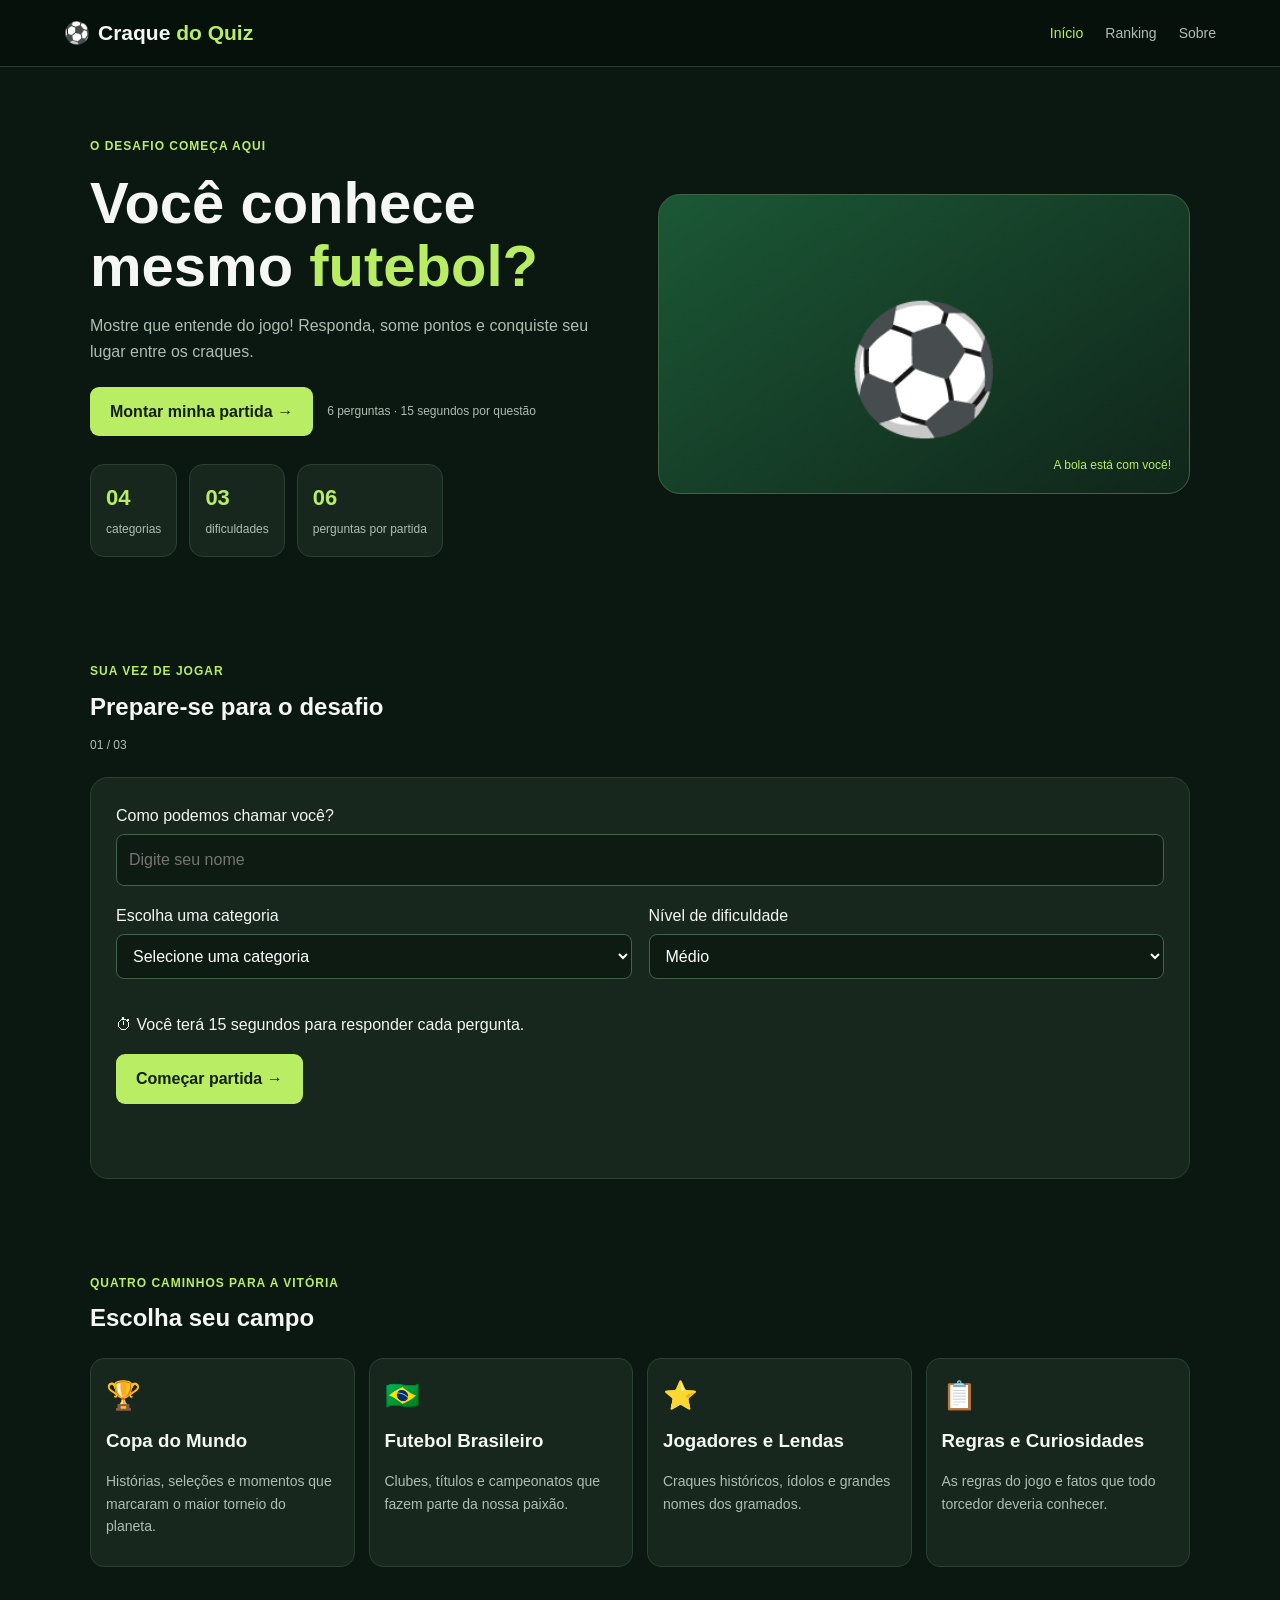
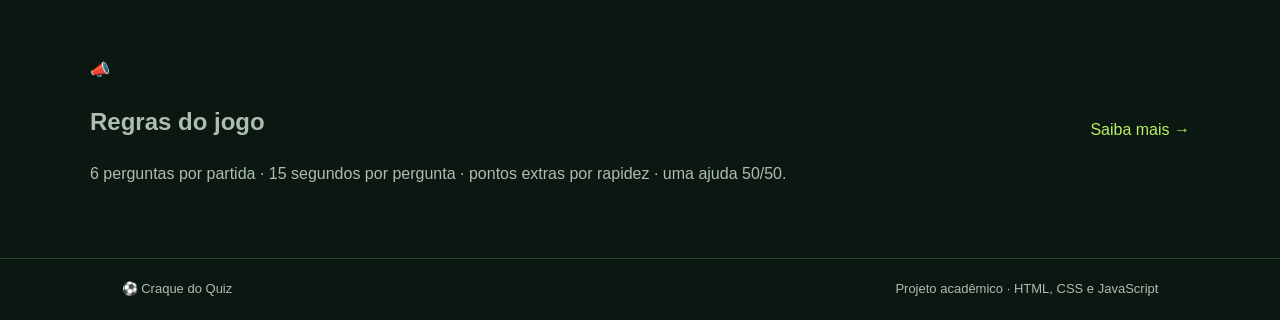
<file: craque-do-quiz/craque-do-quiz/html/index.html>
<!DOCTYPE html>
<html lang="pt-BR">
<head>
  <meta charset="UTF-8">
  <meta name="viewport" content="width=device-width, initial-scale=1.0">
  <meta name="description" content="Teste seus conhecimentos sobre futebol no Craque do Quiz.">
  <title>Craque do Quiz | Início</title>
  <link rel="stylesheet" href="../css/style.css">
  <script src="../js/common.js" defer></script>
  <script src="../js/inicio.js" defer></script>
</head>
<body>
  <header class="site-header">
    <a class="brand" href="index.html" aria-label="Craque do Quiz - página inicial">
      <span class="brand-ball">⚽</span><span>Craque <strong>do Quiz</strong></span>
    </a>
    <nav class="main-nav" aria-label="Navegação principal">
      <a class="active" href="index.html">Início</a>
      <a href="ranking.html">Ranking</a>
      <a href="sobre.html">Sobre</a>
    </nav>
  </header>

  <main>
    <section class="hero container">
      <div class="hero-copy">
        <span class="eyebrow"><span class="live-dot"></span> O desafio começa aqui</span>
        <h1>Você conhece<br>mesmo <span>futebol?</span></h1>
        <p>Mostre que entende do jogo! Responda, some pontos e conquiste seu lugar entre os craques.</p>
        <div class="hero-actions">
          <a class="btn btn-primary" href="#comecar">Montar minha partida <span>→</span></a>
          <span class="hero-note">6 perguntas · 15 segundos por questão</span>
        </div>
        <div class="hero-highlights">
          <div><strong>04</strong><span>categorias</span></div>
          <div><strong>03</strong><span>dificuldades</span></div>
          <div><strong>06</strong><span>perguntas por partida</span></div>
        </div>
      </div>
      <div class="hero-art" aria-label="Ilustração de uma bola de futebol em um campo">
        <div class="field-lines"></div>
        <div class="hero-ball">⚽</div>
        <span class="art-label">A bola está com você!</span>
      </div>
    </section>

    <section class="container play-section" id="comecar">
      <div class="section-heading">
        <div><span class="eyebrow">Sua vez de jogar</span><h2>Prepare-se para o desafio</h2></div>
        <span class="section-number">01 / 03</span>
      </div>
      <div class="setup-card">
        <form id="start-form" class="setup-form">
          <div class="field field-wide">
            <label for="player-name">Como podemos chamar você?</label>
            <input type="text" id="player-name" name="playerName" placeholder="Digite seu nome" maxlength="20" autocomplete="name" required>
          </div>
          <div class="field">
            <label for="category">Escolha uma categoria</label>
            <select id="category" name="category" required>
              <option value="" disabled selected>Selecione uma categoria</option>
              <option value="copa">Copa do Mundo</option>
              <option value="brasileiros">Clubes e Campeonatos Brasileiros</option>
              <option value="jogadores">Jogadores e Lendas</option>
              <option value="regras">Regras e Curiosidades</option>
            </select>
          </div>
          <div class="field">
            <label for="difficulty">Nível de dificuldade</label>
            <select id="difficulty" name="difficulty" required>
              <option value="facil">Fácil</option>
              <option value="medio" selected>Médio</option>
              <option value="dificil">Difícil</option>
            </select>
          </div>
          <div class="form-footer field-wide">
            <p><span class="small-icon">⏱</span> Você terá 15 segundos para responder cada pergunta.</p>
            <button class="btn btn-primary" type="submit">Começar partida <span>→</span></button>
          </div>
          <p class="form-error field-wide" id="form-error" role="alert"></p>
        </form>
      </div>
    </section>

    <section class="container categories-section">
      <div class="section-heading">
        <div><span class="eyebrow">Quatro caminhos para a vitória</span><h2>Escolha seu campo</h2></div>
      </div>
      <div class="category-grid">
        <article class="category-card category-world"><span class="category-icon">🏆</span><h3>Copa do Mundo</h3><p>Histórias, seleções e momentos que marcaram o maior torneio do planeta.</p></article>
        <article class="category-card category-brazil"><span class="category-icon">🇧🇷</span><h3>Futebol Brasileiro</h3><p>Clubes, títulos e campeonatos que fazem parte da nossa paixão.</p></article>
        <article class="category-card category-legends"><span class="category-icon">⭐</span><h3>Jogadores e Lendas</h3><p>Craques históricos, ídolos e grandes nomes dos gramados.</p></article>
        <article class="category-card category-rules"><span class="category-icon">📋</span><h3>Regras e Curiosidades</h3><p>As regras do jogo e fatos que todo torcedor deveria conhecer.</p></article>
      </div>
    </section>

    <section class="container rules-strip">
      <div><span class="rules-icon">📣</span><div><h2>Regras do jogo</h2><p>6 perguntas por partida · 15 segundos por pergunta · pontos extras por rapidez · uma ajuda 50/50.</p></div></div>
      <a class="text-link" href="sobre.html">Saiba mais <span>→</span></a>
    </section>
  </main>

  <footer class="site-footer"><div class="container footer-inner"><span>⚽ Craque do Quiz</span><span>Projeto acadêmico · HTML, CSS e JavaScript</span></div></footer>
</body>
</html>
</file>
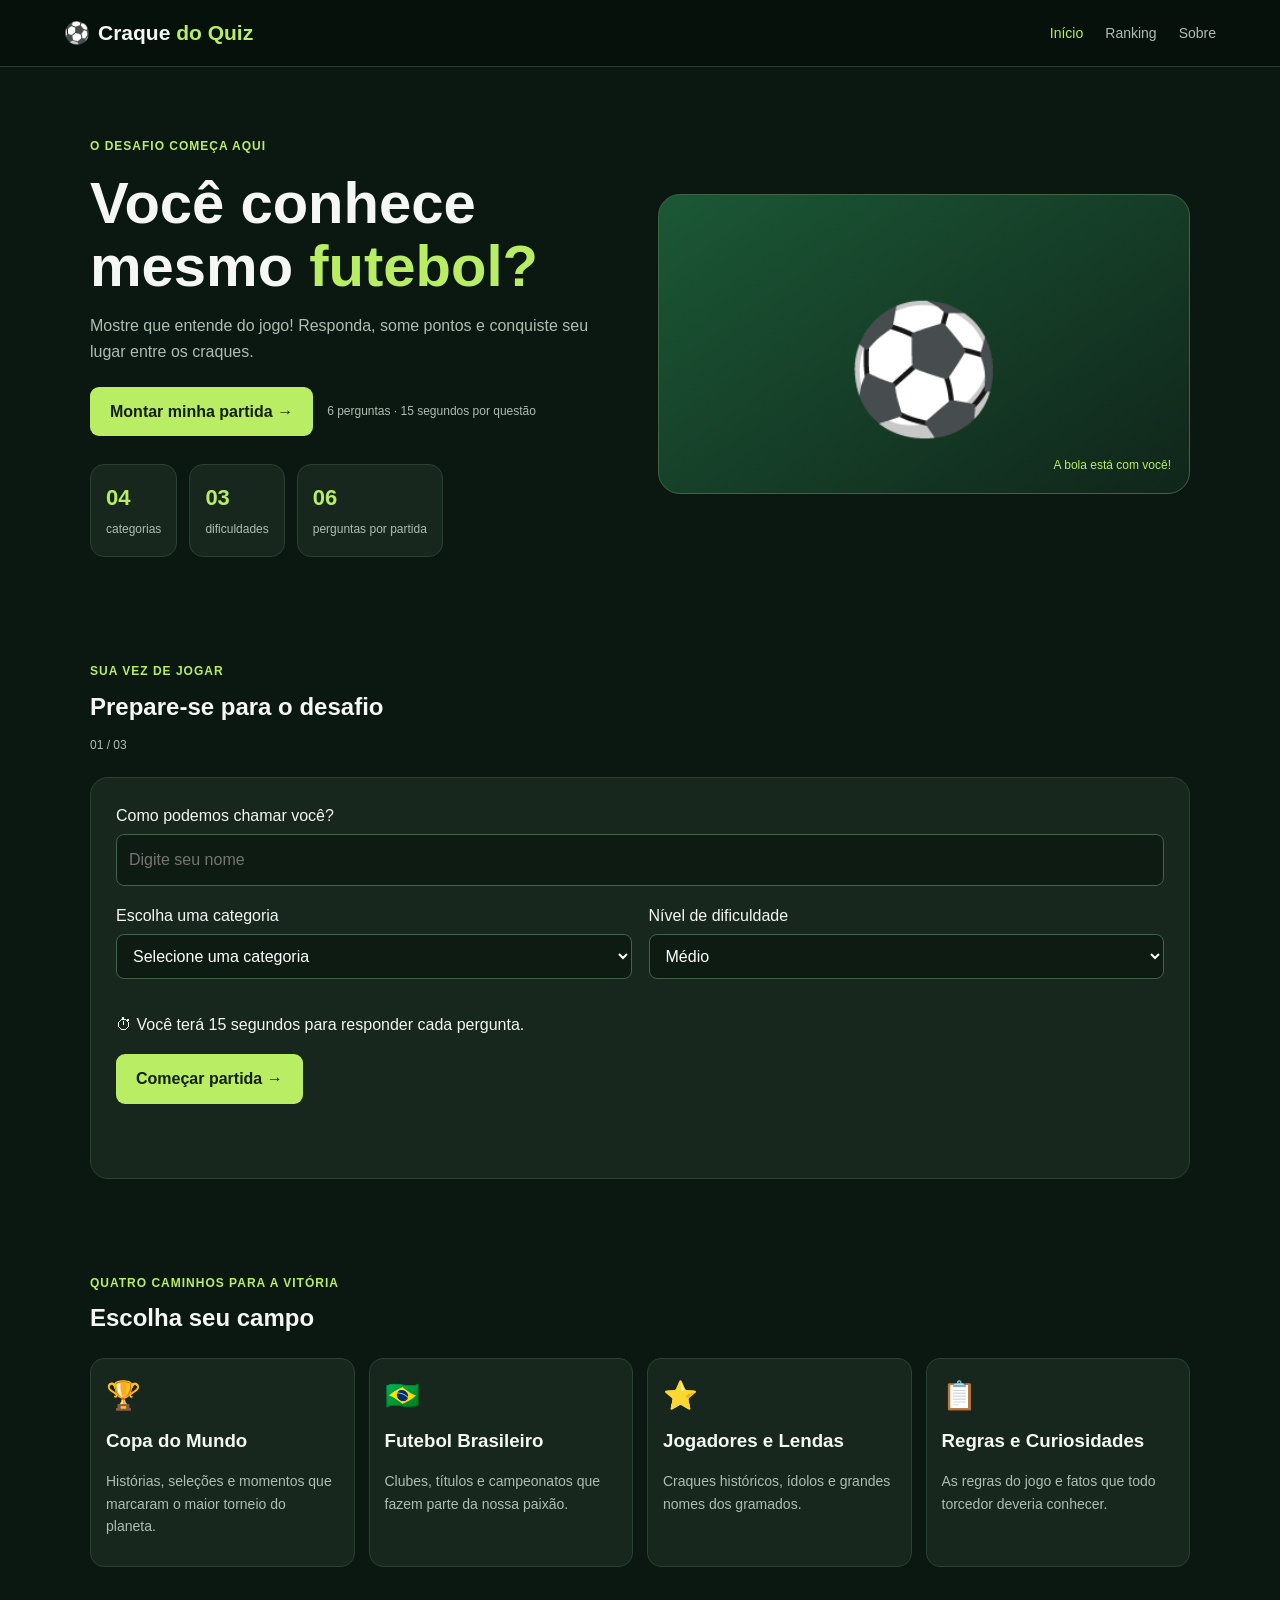
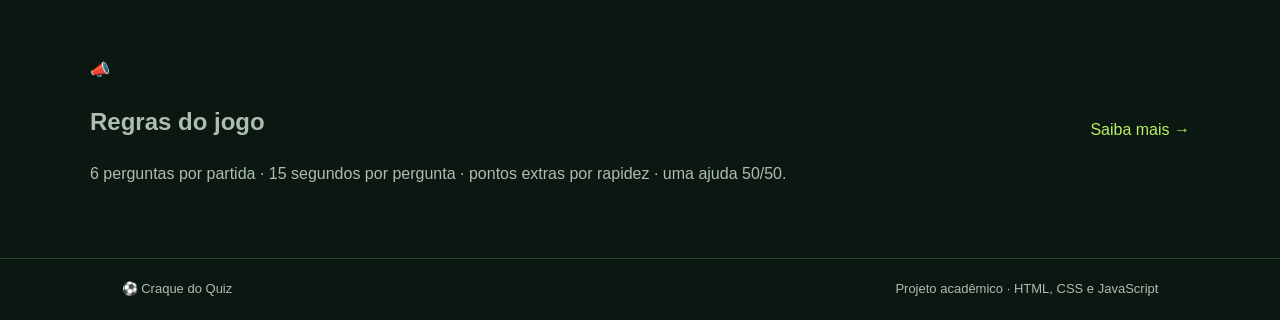
<file: craque-do-quiz/craque-do-quiz/html/quiz.html>
<!DOCTYPE html>
<html lang="pt-BR">
<head>
  <meta charset="UTF-8">
  <meta name="viewport" content="width=device-width, initial-scale=1.0">
  <title>Craque do Quiz | Partida</title>
  <link rel="stylesheet" href="../css/style.css">
  <script src="../js/common.js" defer></script>
  <script src="../js/perguntas.js" defer></script>
  <script src="../js/quiz.js" defer></script>
</head>
<body>
  <header class="site-header">
    <a class="brand" href="index.html"><span class="brand-ball">⚽</span><span>Craque <strong>do Quiz</strong></span></a>
    <nav class="main-nav" aria-label="Navegação principal"><a href="index.html">Início</a><a href="ranking.html">Ranking</a><a href="sobre.html">Sobre</a></nav>
  </header>

  <main class="container quiz-main">
    <div class="quiz-topline"><a class="back-link" href="index.html">← Sair da partida</a><span class="match-pill"><span class="live-dot"></span> Partida em andamento</span></div>
    <section class="quiz-panel" aria-labelledby="question-text">
      <div class="quiz-meta"><span class="category-tag" id="quiz-category">Categoria</span><span class="player-tag">Jogador: <strong id="quiz-player">—</strong></span></div>
      <div class="progress-row"><span id="question-counter">Pergunta 1 de 10</span><span id="progress-percent">10%</span></div>
      <div class="progress-track"><div class="progress-fill" id="progress-fill"></div></div>
      <div class="question-heading">
        <div><span class="eyebrow">Valendo pontos</span><h1 id="question-text">Carregando pergunta...</h1></div>
        <div class="timer" id="timer" aria-live="off"><span>⏱</span><strong id="timer-value">15</strong><small>segundos</small></div>
      </div>
      <div class="answers-grid" id="answers" aria-label="Alternativas"></div>
      <div class="quiz-actions"><button class="btn btn-help" id="help-button" type="button">✂ Ajuda 50/50 <span class="help-count">1 uso</span></button><p id="feedback" class="feedback" aria-live="polite">Escolha uma alternativa para marcar seu ponto.</p></div>
    </section>
    <div class="quiz-note"><span>⚽</span> Responda rápido: quanto menos tempo usar, maior pode ser sua pontuação!</div>
  </main>

  <footer class="site-footer"><div class="container footer-inner"><span>⚽ Craque do Quiz</span><span>Boa sorte na partida!</span></div></footer>
</body>
</html>
</file>
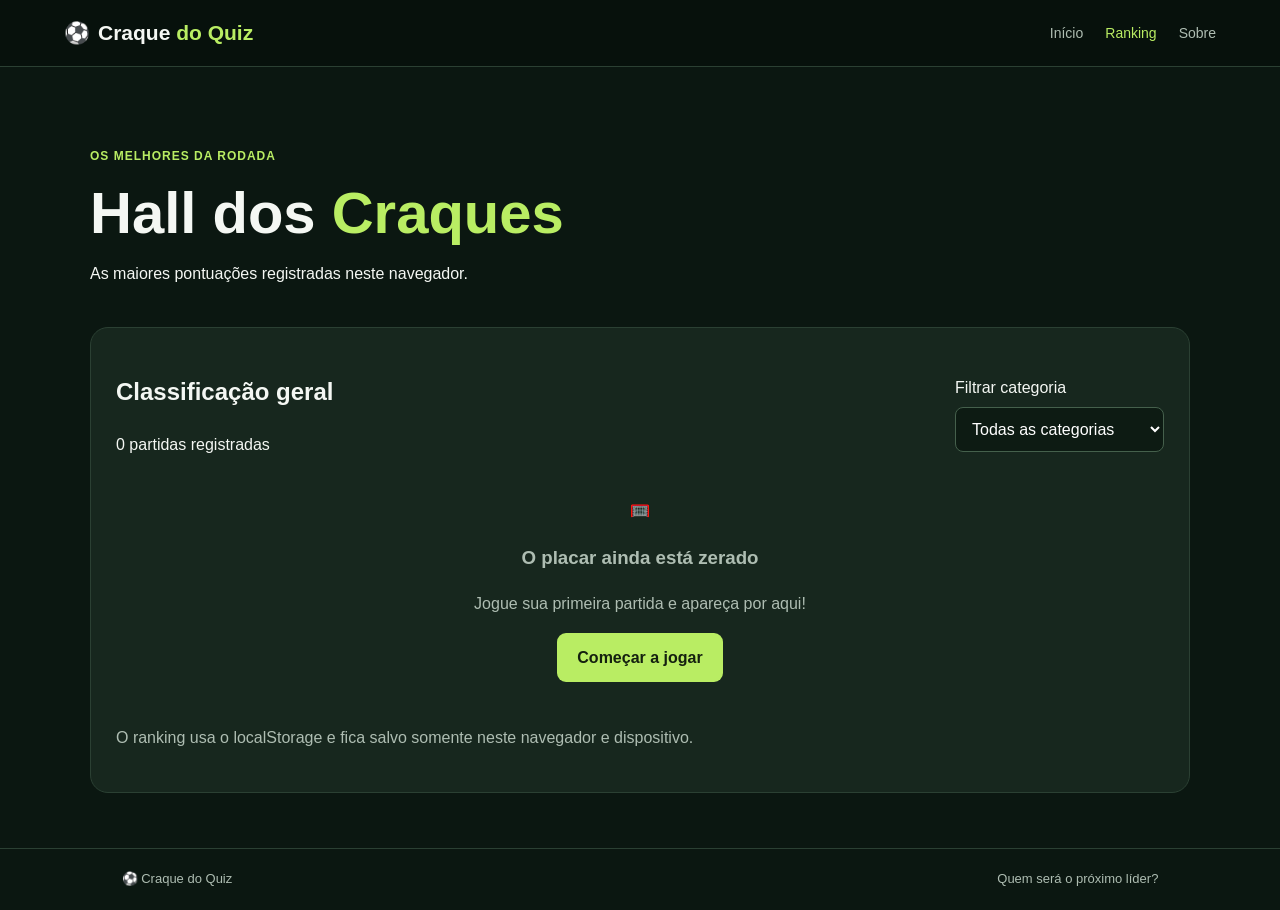
<file: craque-do-quiz/craque-do-quiz/html/ranking.html>
<!DOCTYPE html>
<html lang="pt-BR">
<head>
  <meta charset="UTF-8">
  <meta name="viewport" content="width=device-width, initial-scale=1.0">
  <title>Craque do Quiz | Ranking</title>
  <link rel="stylesheet" href="../css/style.css">
  <script src="../js/common.js" defer></script>
  <script src="../js/ranking.js" defer></script>
</head>
<body>
  <header class="site-header"><a class="brand" href="index.html"><span class="brand-ball">⚽</span><span>Craque <strong>do Quiz</strong></span></a><nav class="main-nav" aria-label="Navegação principal"><a href="index.html">Início</a><a class="active" href="ranking.html">Ranking</a><a href="sobre.html">Sobre</a></nav></header>
  <main class="container ranking-main">
    <div class="page-heading"><span class="eyebrow">Os melhores da rodada</span><h1>Hall dos <span>Craques</span></h1><p>As maiores pontuações registradas neste navegador.</p></div>
    <section class="ranking-card">
      <div class="ranking-toolbar"><div><h2>Classificação geral</h2><p id="ranking-count">0 partidas registradas</p></div><div class="field filter-field"><label for="ranking-filter">Filtrar categoria</label><select id="ranking-filter"><option value="todas">Todas as categorias</option><option value="copa">Copa do Mundo</option><option value="brasileiros">Futebol Brasileiro</option><option value="jogadores">Jogadores e Lendas</option><option value="regras">Regras e Curiosidades</option></select></div></div>
      <div class="table-wrap"><table class="ranking-table"><thead><tr><th>Pos.</th><th>Jogador</th><th>Categoria</th><th>Dificuldade</th><th>Pontos</th></tr></thead><tbody id="ranking-body"></tbody></table></div>
      <div class="empty-state" id="ranking-empty"><span>🥅</span><h3>O placar ainda está zerado</h3><p>Jogue sua primeira partida e apareça por aqui!</p><a class="btn btn-primary" href="index.html">Começar a jogar</a></div>
      <p class="storage-note">O ranking usa o localStorage e fica salvo somente neste navegador e dispositivo.</p>
    </section>
  </main>
  <footer class="site-footer"><div class="container footer-inner"><span>⚽ Craque do Quiz</span><span>Quem será o próximo líder?</span></div></footer>
</body>
</html>
</file>
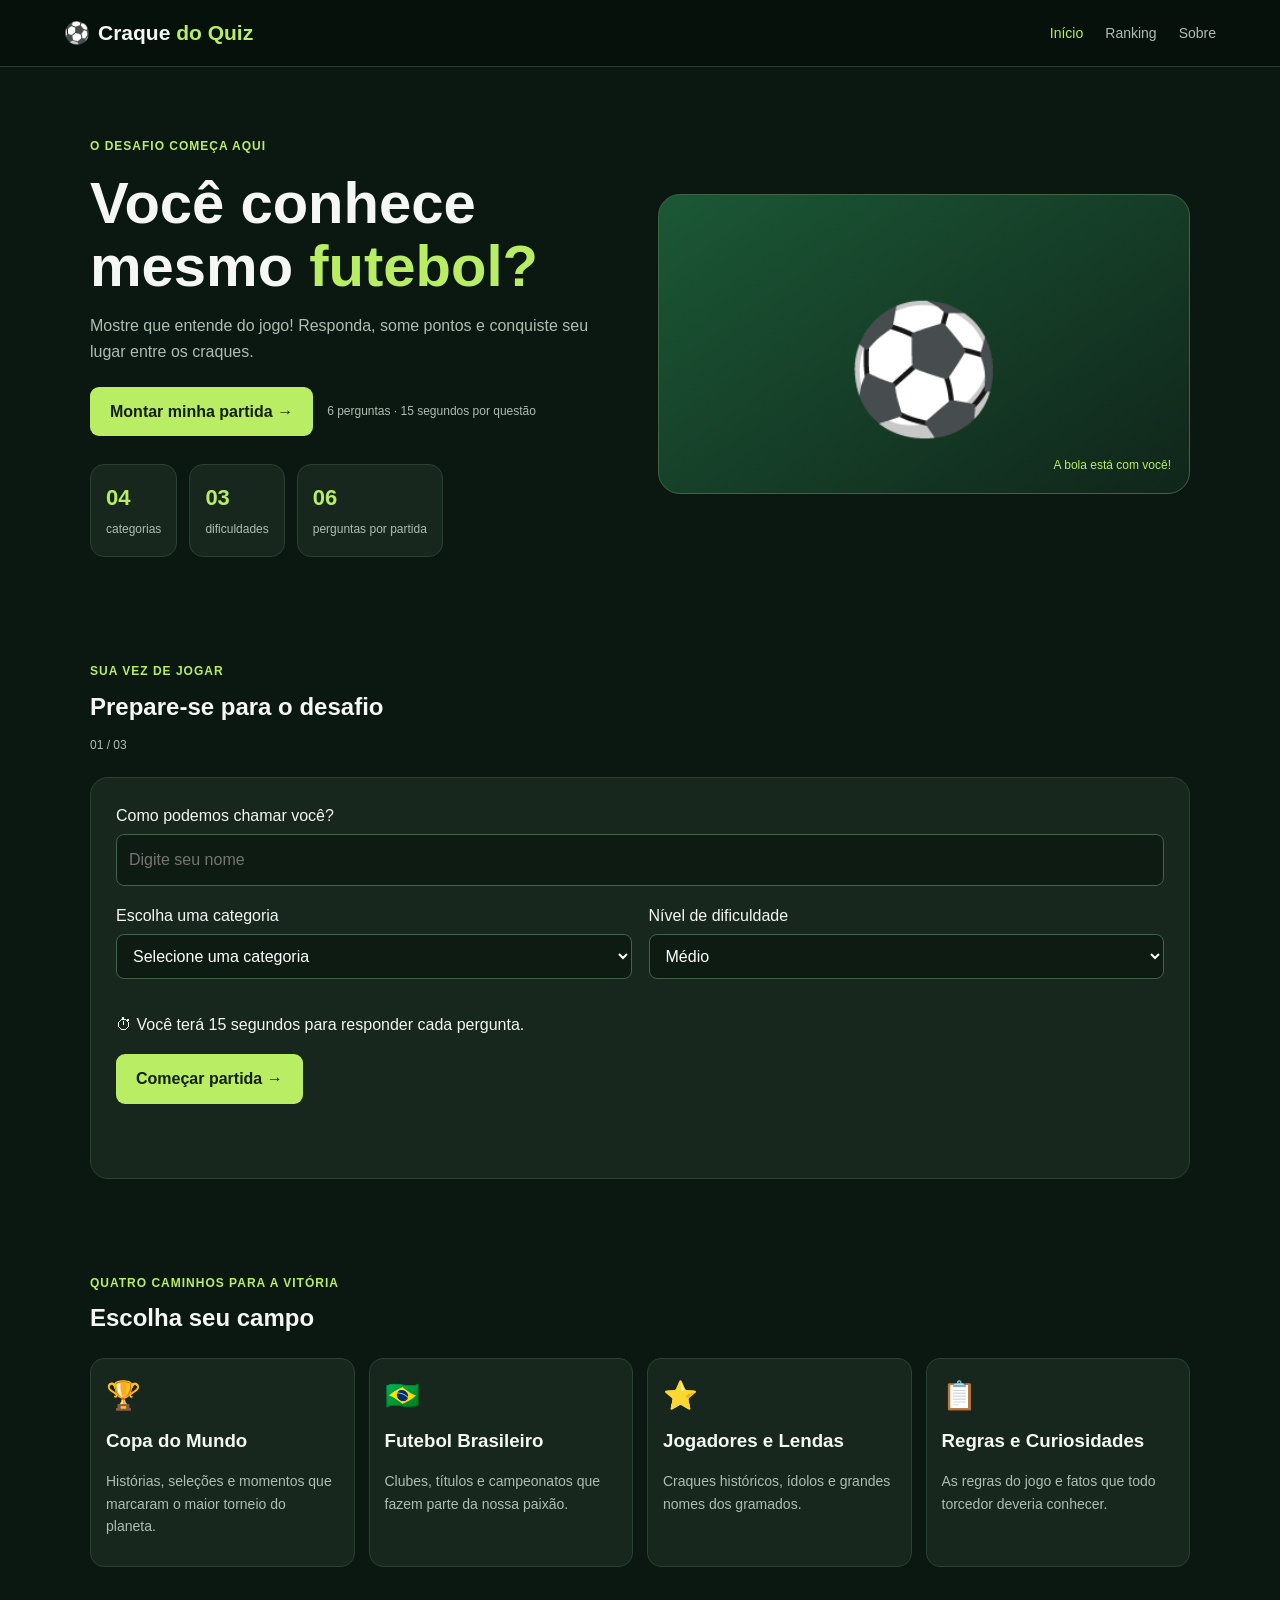
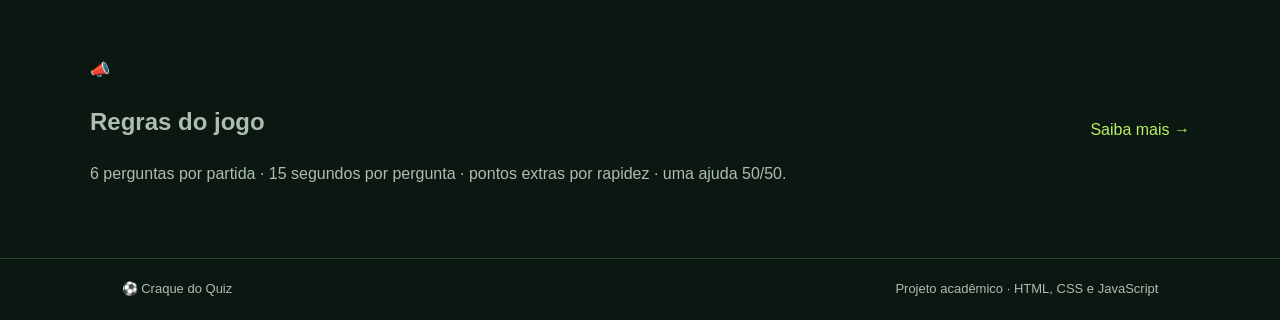
<file: craque-do-quiz/craque-do-quiz/html/resultado.html>
<!DOCTYPE html>
<html lang="pt-BR">
<head>
  <meta charset="UTF-8">
  <meta name="viewport" content="width=device-width, initial-scale=1.0">
  <title>Craque do Quiz | Resultado</title>
  <link rel="stylesheet" href="../css/style.css">
  <script src="../js/common.js" defer></script>
  <script src="../js/resultado.js" defer></script>
</head>
<body>
  <header class="site-header"><a class="brand" href="index.html"><span class="brand-ball">⚽</span><span>Craque <strong>do Quiz</strong></span></a><nav class="main-nav" aria-label="Navegação principal"><a href="index.html">Início</a><a href="ranking.html">Ranking</a><a href="sobre.html">Sobre</a></nav></header>
  <main class="container result-main">
    <section class="result-card">
      <div class="result-trophy">🏆</div>
      <span class="eyebrow">Fim de jogo</span>
      <h1 id="result-title">Seu resultado</h1>
      <p class="result-message" id="result-message">Confira como foi sua partida.</p>
      <div class="score-number"><strong id="score-value">0</strong><span>pontos</span></div>
      <div class="result-stats"><div><strong id="correct-value">0</strong><span>Acertos</span></div><div><strong id="wrong-value">0</strong><span>Erros</span></div><div><strong id="accuracy-value">0%</strong><span>Precisão</span></div></div>
      <p class="result-detail" id="result-detail"></p>
      <div class="result-actions"><a class="btn btn-primary" href="index.html">Jogar novamente <span>→</span></a><a class="btn btn-secondary" href="ranking.html">Ver ranking</a></div>
    </section>
  </main>
  <footer class="site-footer"><div class="container footer-inner"><span>⚽ Craque do Quiz</span><span>Uma partida de cada vez.</span></div></footer>
</body>
</html>
</file>
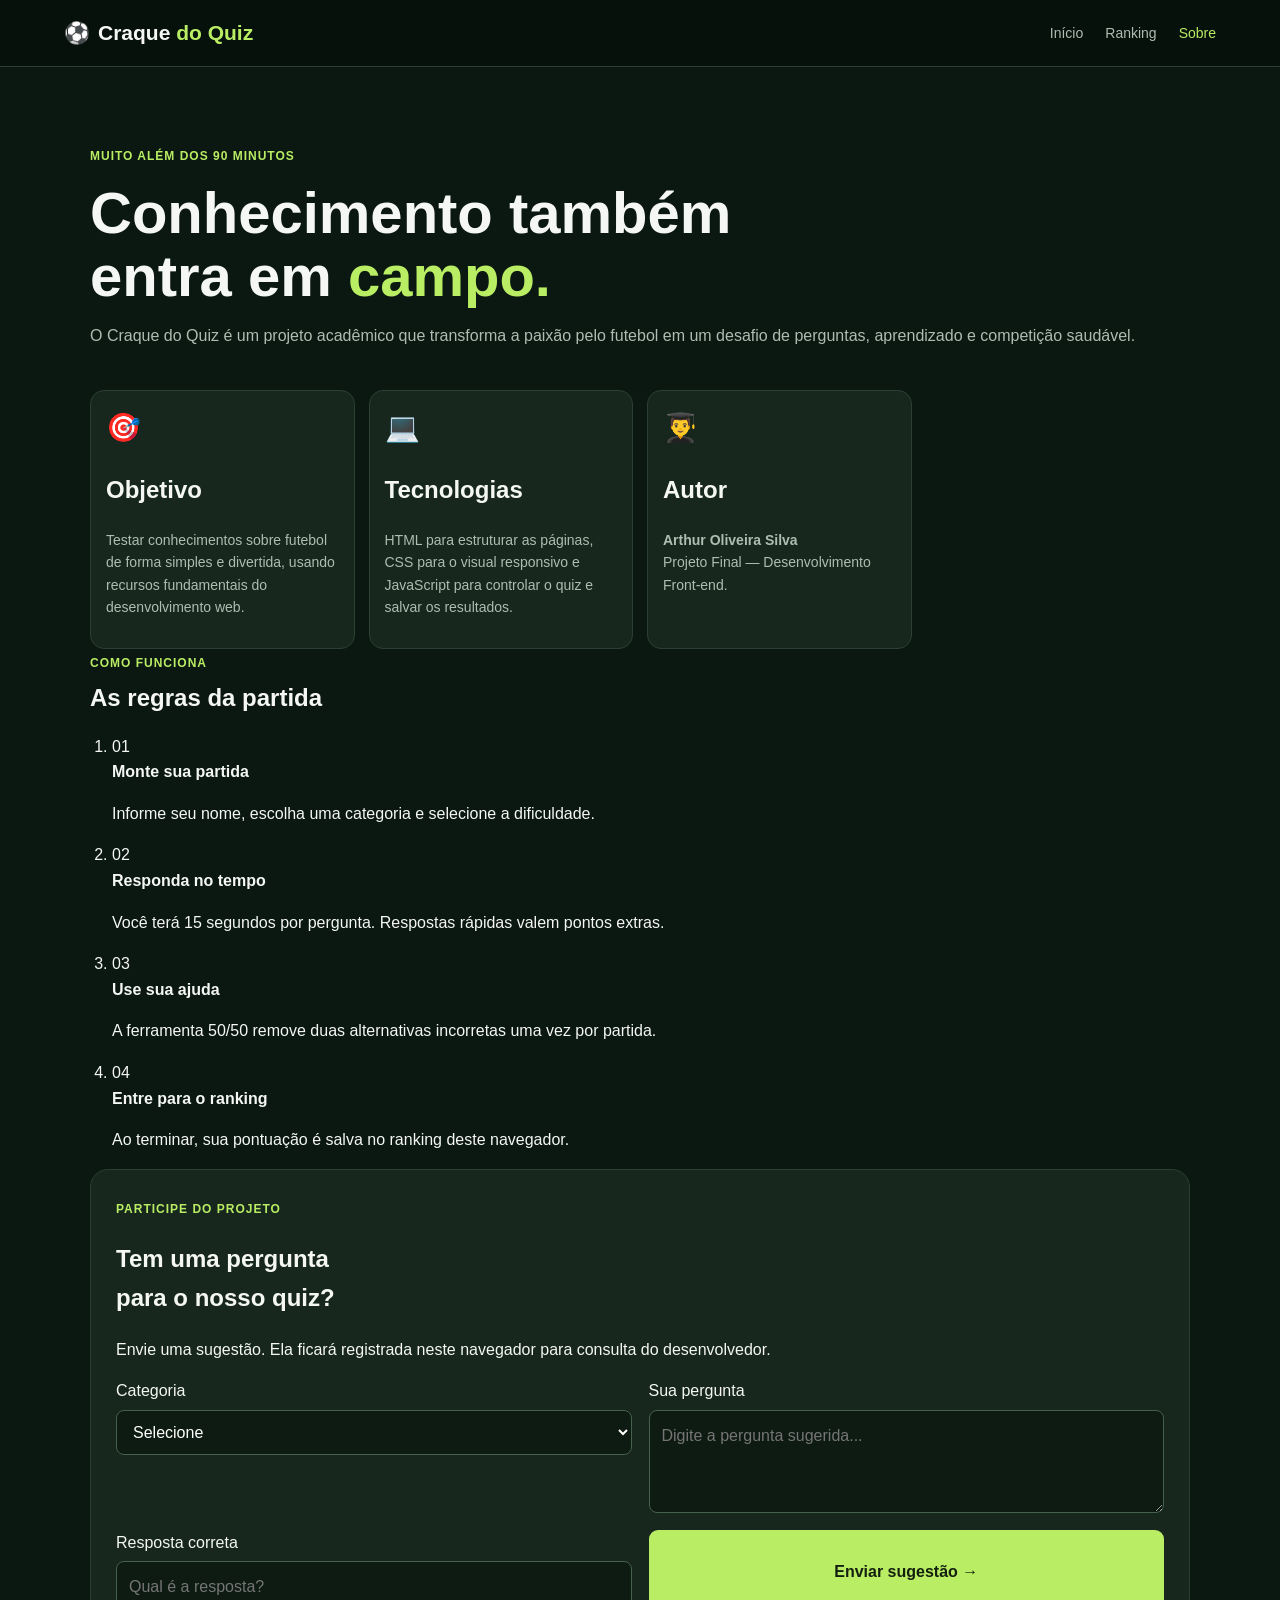
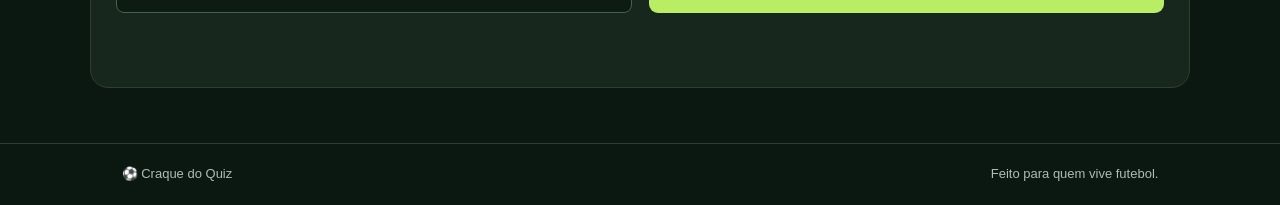
<file: craque-do-quiz/craque-do-quiz/html/sobre.html>
<!DOCTYPE html>
<html lang="pt-BR">
<head>
  <meta charset="UTF-8">
  <meta name="viewport" content="width=device-width, initial-scale=1.0">
  <title>Craque do Quiz | Sobre</title>
  <link rel="stylesheet" href="../css/style.css">
  <script src="../js/common.js" defer></script>
  <script src="../js/sobre.js" defer></script>
</head>
<body>
  <header class="site-header"><a class="brand" href="index.html"><span class="brand-ball">⚽</span><span>Craque <strong>do Quiz</strong></span></a><nav class="main-nav" aria-label="Navegação principal"><a href="index.html">Início</a><a href="ranking.html">Ranking</a><a class="active" href="sobre.html">Sobre</a></nav></header>
  <main class="container about-main">
    <section class="about-hero"><span class="eyebrow">Muito além dos 90 minutos</span><h1>Conhecimento também<br>entra em <span>campo.</span></h1><p>O Craque do Quiz é um projeto acadêmico que transforma a paixão pelo futebol em um desafio de perguntas, aprendizado e competição saudável.</p></section>
    <section class="about-grid">
      <article class="about-card"><span class="about-icon">🎯</span><h2>Objetivo</h2><p>Testar conhecimentos sobre futebol de forma simples e divertida, usando recursos fundamentais do desenvolvimento web.</p></article>
      <article class="about-card"><span class="about-icon">💻</span><h2>Tecnologias</h2><p>HTML para estruturar as páginas, CSS para o visual responsivo e JavaScript para controlar o quiz e salvar os resultados.</p></article>
      <article class="about-card"><span class="about-icon">👨‍🎓</span><h2>Autor</h2><p><strong>Arthur Oliveira Silva</strong><br>Projeto Final — Desenvolvimento Front-end.</p></article>
    </section>
    <section class="how-section"><div><span class="eyebrow">Como funciona</span><h2>As regras da partida</h2></div><ol class="how-list"><li><span>01</span><div><strong>Monte sua partida</strong><p>Informe seu nome, escolha uma categoria e selecione a dificuldade.</p></div></li><li><span>02</span><div><strong>Responda no tempo</strong><p>Você terá 15 segundos por pergunta. Respostas rápidas valem pontos extras.</p></div></li><li><span>03</span><div><strong>Use sua ajuda</strong><p>A ferramenta 50/50 remove duas alternativas incorretas uma vez por partida.</p></div></li><li><span>04</span><div><strong>Entre para o ranking</strong><p>Ao terminar, sua pontuação é salva no ranking deste navegador.</p></div></li></ol></section>
    <section class="suggestion-card"><div class="suggestion-intro"><span class="eyebrow">Participe do projeto</span><h2>Tem uma pergunta<br>para o nosso quiz?</h2><p>Envie uma sugestão. Ela ficará registrada neste navegador para consulta do desenvolvedor.</p></div><form id="suggestion-form" class="suggestion-form"><div class="field"><label for="suggestion-category">Categoria</label><select id="suggestion-category" required><option value="" selected disabled>Selecione</option><option value="copa">Copa do Mundo</option><option value="brasileiros">Futebol Brasileiro</option><option value="jogadores">Jogadores e Lendas</option><option value="regras">Regras e Curiosidades</option></select></div><div class="field"><label for="suggestion-question">Sua pergunta</label><textarea id="suggestion-question" rows="3" maxlength="250" placeholder="Digite a pergunta sugerida..." required></textarea></div><div class="field"><label for="suggestion-answer">Resposta correta</label><input id="suggestion-answer" type="text" maxlength="120" placeholder="Qual é a resposta?" required></div><button class="btn btn-primary" type="submit">Enviar sugestão <span>→</span></button><p class="form-success" id="suggestion-status" role="status"></p></form></section>
  </main>
  <footer class="site-footer"><div class="container footer-inner"><span>⚽ Craque do Quiz</span><span>Feito para quem vive futebol.</span></div></footer>
</body>
</html>
</file>
<file: craque-do-quiz/craque-do-quiz/css/style.css>
/* Estilo simples do Craque do Quiz */
* { box-sizing: border-box; }
body { margin: 0; background: #0b1711; color: #f4f7f3; font: 16px Arial, sans-serif; line-height: 1.6; }
a { color: inherit; text-decoration: none; }
button, input, select, textarea { font: inherit; }
button { cursor: pointer; }
[hidden] { display: none !important; }
:root { --verde: #b9ed63; --painel: #17271e; --borda: #2b4033; --texto: #aebdb2; }
.container { width: 90%; max-width: 1100px; margin: auto; }
.site-header { background: #07110c; border-bottom: 1px solid var(--borda); padding: 16px 5%; display: flex; justify-content: space-between; align-items: center; position: sticky; top: 0; z-index: 5; }
.brand { font-size: 21px; font-weight: bold; }
.brand strong, .hero h1 span, .page-heading h1 span, .about-hero h1 span { color: var(--verde); }
.brand-ball { margin-right: 8px; }
.main-nav { display: flex; gap: 22px; }
.main-nav a { color: var(--texto); font-size: 14px; }
.main-nav a:hover, .main-nav a.active { color: var(--verde); }
.hero { display: grid; grid-template-columns: 1fr 1fr; gap: 35px; align-items: center; padding: 65px 0; }
.hero h1, .page-heading h1, .about-hero h1 { font-size: clamp(36px, 5vw, 58px); line-height: 1.08; margin: 15px 0; }
.hero-copy p, .about-hero p { color: var(--texto); }
.eyebrow { color: var(--verde); font-size: 12px; font-weight: bold; text-transform: uppercase; letter-spacing: 1px; }
.hero-art { min-height: 300px; border: 1px solid #426344; border-radius: 22px; background: linear-gradient(145deg, #1b5836, #10251a); display: grid; place-items: center; position: relative; overflow: hidden; }
.hero-ball { font-size: 125px; }
.art-label { position: absolute; bottom: 18px; right: 18px; color: var(--verde); font-size: 12px; }
.hero-actions, .result-actions, .quiz-actions { display: flex; align-items: center; gap: 14px; flex-wrap: wrap; margin-top: 22px; }
.hero-highlights { display: flex; gap: 12px; margin-top: 28px; }
.hero-highlights div, .about-card, .category-card { background: var(--painel); border: 1px solid var(--borda); border-radius: 14px; padding: 15px; }
.hero-highlights strong { display: block; color: var(--verde); font-size: 22px; }
.hero-highlights span, .hero-note, .section-number { color: var(--texto); font-size: 12px; }
.btn { border: 0; border-radius: 9px; padding: 12px 20px; font-weight: bold; display: inline-block; }
.btn-primary { background: var(--verde); color: #14200f; }
.btn-secondary, .btn-help { background: #294333; color: white; border: 1px solid #45624c; }
.btn:hover { filter: brightness(1.1); }
.play-section, .categories-section, .rules-strip, .ranking-main, .about-main, .result-main, .quiz-main { padding-top: 35px; padding-bottom: 55px; }
.setup-card, .ranking-card, .result-card, .suggestion-card, .quiz-panel { background: var(--painel); border: 1px solid var(--borda); border-radius: 18px; padding: 25px; }
.section-heading { margin-bottom: 20px; }
.section-heading h2, .how-section h2 { margin: 5px 0; }
.setup-form, .suggestion-form { display: grid; grid-template-columns: 1fr 1fr; gap: 17px; }
.field { display: flex; flex-direction: column; gap: 6px; }
.field-wide { grid-column: 1 / -1; }
input, select, textarea { width: 100%; padding: 12px; border-radius: 8px; border: 1px solid #45604c; background: #0d1b13; color: white; }
.form-error { color: #ff8888; }
.form-success { color: var(--verde); }
.category-grid, .about-grid, .result-stats { display: grid; grid-template-columns: repeat(4, 1fr); gap: 14px; }
.category-card h3 { margin: 8px 0 4px; }
.category-card p, .about-card p { color: var(--texto); font-size: 14px; }
.category-icon, .about-icon { font-size: 28px; }
.rules-strip { display: flex; justify-content: space-between; align-items: center; gap: 20px; color: var(--texto); }
.text-link, .back-link { color: var(--verde); }
.site-footer { border-top: 1px solid var(--borda); padding: 20px 5%; color: var(--texto); font-size: 13px; }
.footer-inner { display: flex; justify-content: space-between; gap: 15px; }
.page-heading, .about-hero { padding: 40px 0 25px; }
.quiz-topline, .quiz-meta, .progress-row, .ranking-toolbar { display: flex; justify-content: space-between; align-items: center; gap: 12px; }
.match-pill, .category-tag, .player-tag { background: #263d2e; border-radius: 20px; padding: 7px 12px; font-size: 13px; }
.progress-track { height: 9px; background: #304336; border-radius: 10px; overflow: hidden; margin: 10px 0 25px; }
.progress-fill { height: 100%; background: var(--verde); width: 0; }
.question-heading { display: flex; justify-content: space-between; align-items: center; gap: 20px; }
.question-heading h1 { font-size: 26px; }
.timer { text-align: center; background: #0d1b13; border: 1px solid var(--borda); border-radius: 12px; padding: 10px 17px; min-width: 85px; }
.timer strong { display: block; color: var(--verde); font-size: 25px; }
.timer small { color: var(--texto); }
.answers-grid { display: grid; grid-template-columns: 1fr 1fr; gap: 12px; margin-top: 20px; }
.answers-grid button { text-align: left; padding: 15px; border: 1px solid #45604c; border-radius: 10px; background: #203528; color: white; }
.answers-grid button:hover { border-color: var(--verde); }
.feedback { color: var(--texto); }
.quiz-note, .storage-note { color: var(--texto); margin-top: 18px; }
.ranking-table { width: 100%; border-collapse: collapse; }
.ranking-table th, .ranking-table td { padding: 12px; text-align: left; border-bottom: 1px solid var(--borda); }
.ranking-table th { color: var(--verde); }
.table-wrap { overflow-x: auto; }
.result-card { text-align: center; }
.result-trophy { font-size: 55px; }
.score-number { color: var(--verde); font-size: 48px; font-weight: bold; }
.result-detail { color: var(--texto); }
.result-stats { grid-template-columns: repeat(3, 1fr); margin: 20px 0; }
.result-stats div { background: #0d1b13; border-radius: 10px; padding: 12px; }
.empty-state { text-align: center; color: var(--texto); padding: 25px; }
.how-list { padding-left: 22px; }
@media (max-width: 700px) {
  .site-header { align-items: flex-start; gap: 12px; flex-direction: column; }
  .main-nav { gap: 16px; }
  .hero { grid-template-columns: 1fr; padding: 40px 0; }
  .hero-art { min-height: 220px; }
  .category-grid, .about-grid { grid-template-columns: 1fr 1fr; }
  .setup-form, .suggestion-form, .answers-grid { grid-template-columns: 1fr; }
  .question-heading, .rules-strip { align-items: flex-start; flex-direction: column; }
  .footer-inner { flex-direction: column; }
}
</file>
